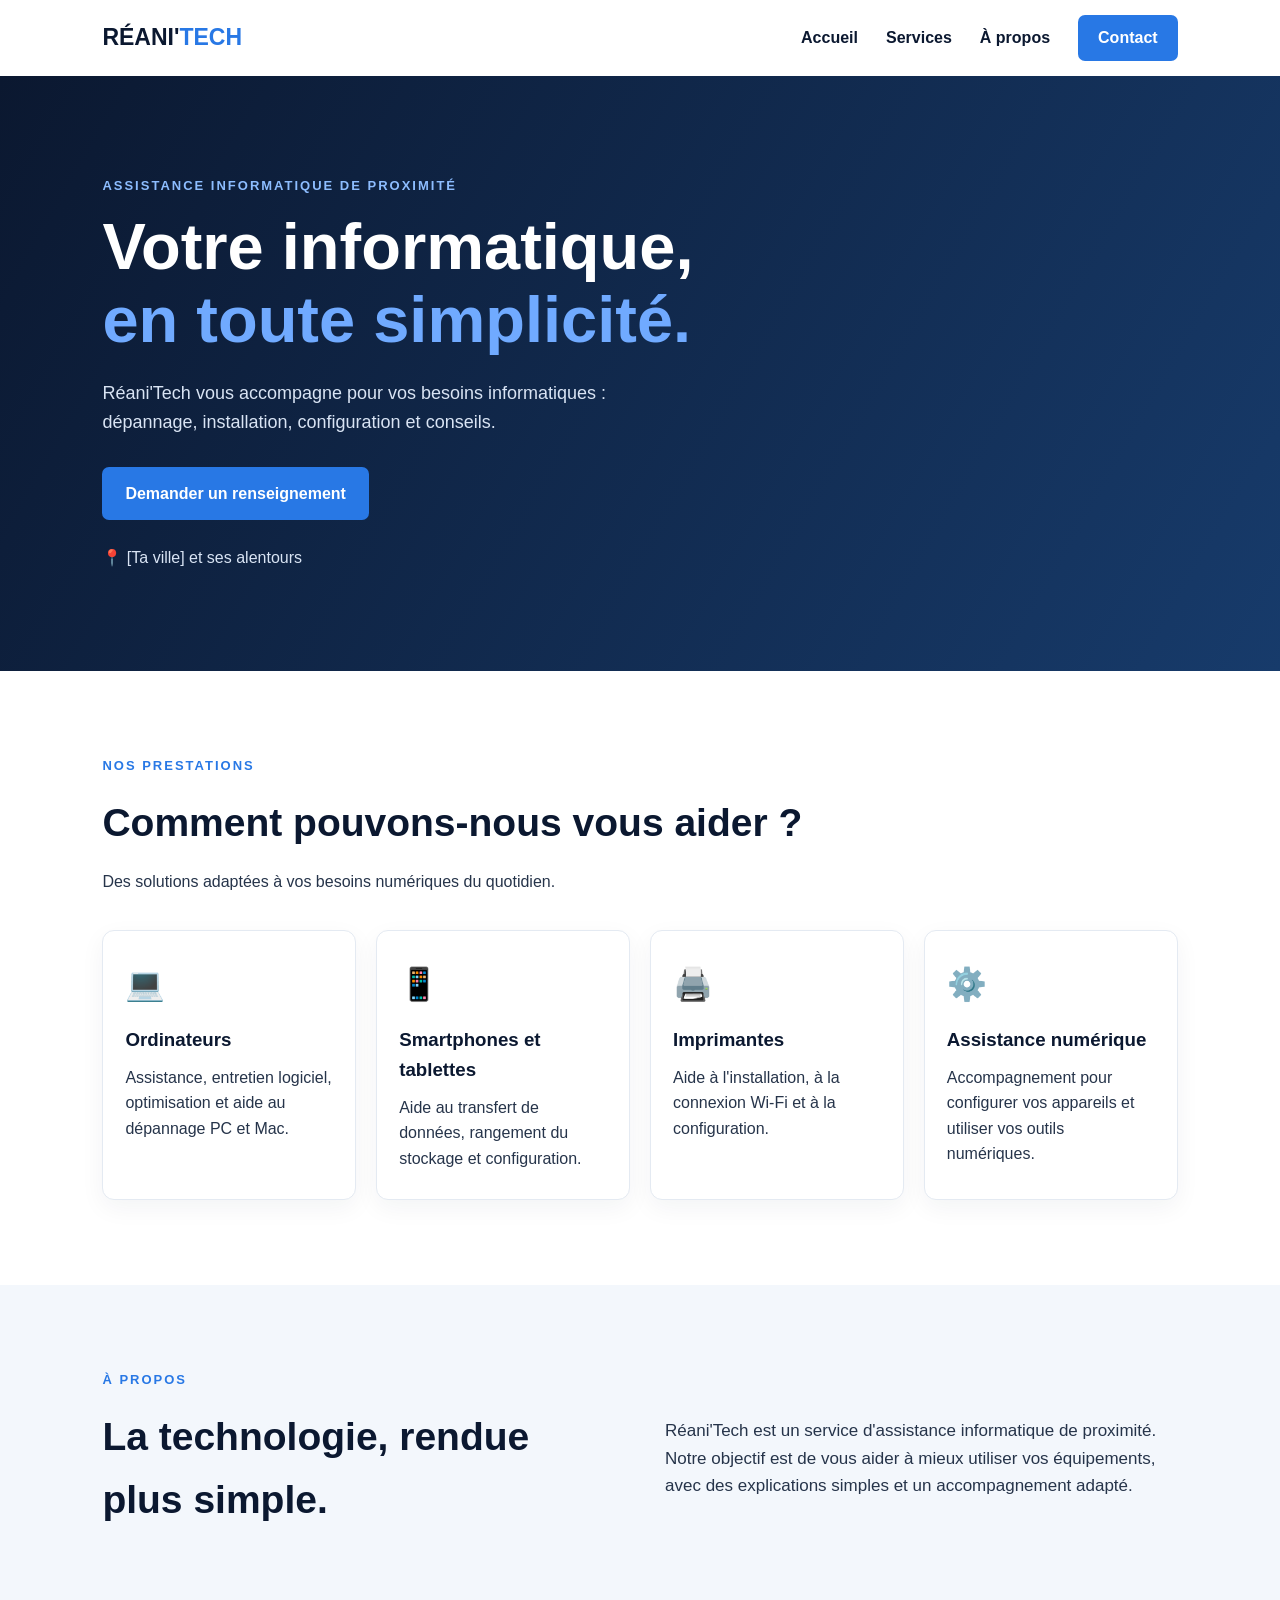
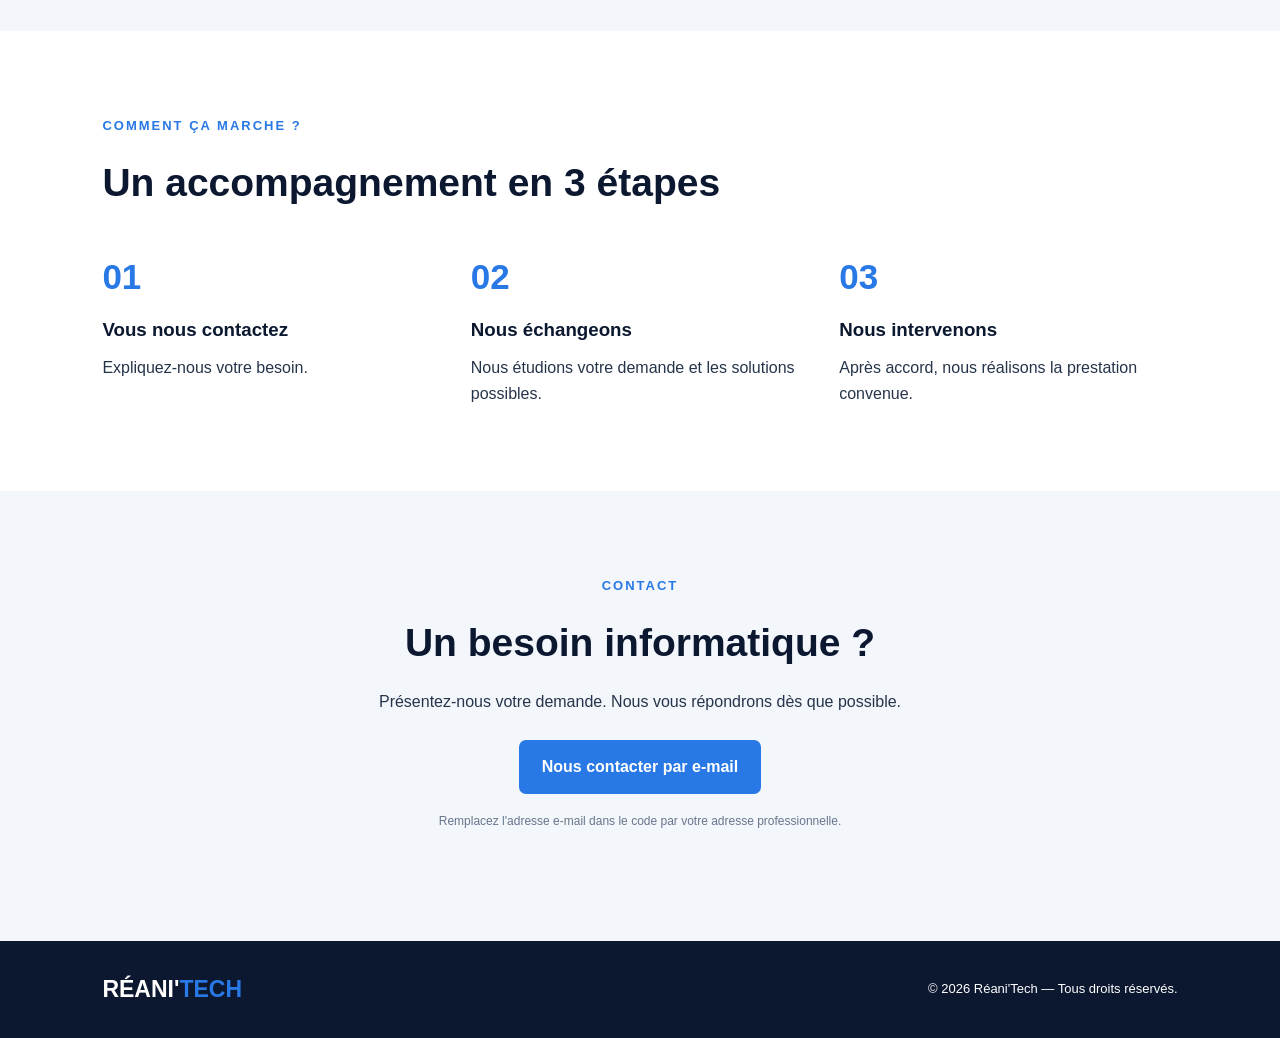
<file: index.html>
<!DOCTYPE html>
<html lang="fr">
<head>
  <meta charset="UTF-8">
  <meta name="viewport" content="width=device-width, initial-scale=1.0">
  <meta name="description" content="Réani'Tech : aide, dépannage et assistance informatique à [Ta ville] et ses alentours.">
  <title>Réani'Tech | Assistance informatique</title>
  <link rel="stylesheet" href="style.css">
</head>
<body>

  <header class="header">
    <a href="#accueil" class="logo">RÉANI'<span>TECH</span></a>

    <button class="menu-toggle" id="menu-toggle" aria-label="Ouvrir le menu">
      ☰
    </button>

    <nav id="nav">
      <a href="#accueil">Accueil</a>
      <a href="#services">Services</a>
      <a href="#apropos">À propos</a>
      <a href="#contact" class="nav-button">Contact</a>
    </nav>
  </header>

  <main>
    <section class="hero" id="accueil">
      <div class="hero-content">
        <p class="eyebrow">ASSISTANCE INFORMATIQUE DE PROXIMITÉ</p>
        <h1>Votre informatique,<br><span>en toute simplicité.</span></h1>
        <p class="hero-text">
          Réani'Tech vous accompagne pour vos besoins informatiques :
          dépannage, installation, configuration et conseils.
        </p>
        <a href="#contact" class="button">Demander un renseignement</a>
        <p class="location">📍 [Ta ville] et ses alentours</p>
      </div>
    </section>

    <section class="section" id="services">
      <p class="eyebrow">NOS PRESTATIONS</p>
      <h2>Comment pouvons-nous vous aider ?</h2>
      <p class="section-intro">
        Des solutions adaptées à vos besoins numériques du quotidien.
      </p>

      <div class="services-grid">
        <article class="service-card">
          <div class="service-icon">💻</div>
          <h3>Ordinateurs</h3>
          <p>Assistance, entretien logiciel, optimisation et aide au dépannage PC et Mac.</p>
        </article>

        <article class="service-card">
          <div class="service-icon">📱</div>
          <h3>Smartphones et tablettes</h3>
          <p>Aide au transfert de données, rangement du stockage et configuration.</p>
        </article>

        <article class="service-card">
          <div class="service-icon">🖨️</div>
          <h3>Imprimantes</h3>
          <p>Aide à l'installation, à la connexion Wi-Fi et à la configuration.</p>
        </article>

        <article class="service-card">
          <div class="service-icon">⚙️</div>
          <h3>Assistance numérique</h3>
          <p>Accompagnement pour configurer vos appareils et utiliser vos outils numériques.</p>
        </article>
      </div>
    </section>

    <section class="about section" id="apropos">
      <div>
        <p class="eyebrow">À PROPOS</p>
        <h2>La technologie, rendue plus simple.</h2>
      </div>
      <p>
        Réani'Tech est un service d'assistance informatique de proximité.
        Notre objectif est de vous aider à mieux utiliser vos équipements,
        avec des explications simples et un accompagnement adapté.
      </p>
    </section>

    <section class="steps section">
      <p class="eyebrow">COMMENT ÇA MARCHE ?</p>
      <h2>Un accompagnement en 3 étapes</h2>
      <div class="steps-grid">
        <div><strong>01</strong><h3>Vous nous contactez</h3><p>Expliquez-nous votre besoin.</p></div>
        <div><strong>02</strong><h3>Nous échangeons</h3><p>Nous étudions votre demande et les solutions possibles.</p></div>
        <div><strong>03</strong><h3>Nous intervenons</h3><p>Après accord, nous réalisons la prestation convenue.</p></div>
      </div>
    </section>

    <section class="contact section" id="contact">
      <p class="eyebrow">CONTACT</p>
      <h2>Un besoin informatique ?</h2>
      <p>Présentez-nous votre demande. Nous vous répondrons dès que possible.</p>
      <a class="button" href="mailto:TON-EMAIL@EXEMPLE.FR?subject=Demande%20de%20renseignement%20-%20Réani'Tech">
        Nous contacter par e-mail
      </a>
      <p class="contact-note">Remplacez l'adresse e-mail dans le code par votre adresse professionnelle.</p>
    </section>
  </main>

  <footer>
    <a href="#accueil" class="logo">RÉANI'<span>TECH</span></a>
    <p>© <span id="year"></span> Réani'Tech — Tous droits réservés.</p>
  </footer>

  <script src="script.js"></script>
</body>
</html>
</file>
<file: style.css>
:root {
  --navy: #0b1830;
  --blue: #2878e5;
  --light: #f3f7fc;
  --text: #26344a;
  --white: #ffffff;
}

* {
  margin: 0;
  padding: 0;
  box-sizing: border-box;
}

html {
  scroll-behavior: smooth;
}

body {
  font-family: Arial, sans-serif;
  color: var(--text);
  line-height: 1.6;
}

.header {
  min-height: 75px;
  padding: 15px 8%;
  display: flex;
  align-items: center;
  justify-content: space-between;
  background: var(--white);
}

.logo {
  color: var(--navy);
  font-size: 23px;
  font-weight: 800;
  text-decoration: none;
}

.logo span {
  color: var(--blue);
}

nav {
  display: flex;
  align-items: center;
  gap: 28px;
}

nav a {
  color: var(--navy);
  text-decoration: none;
  font-weight: 600;
}

nav a:hover {
  color: var(--blue);
}

.nav-button {
  background: var(--blue);
  color: white;
  padding: 10px 20px;
  border-radius: 7px;
}

.menu-toggle {
  display: none;
  border: 0;
  background: none;
  font-size: 26px;
  cursor: pointer;
}

.hero {
  min-height: 570px;
  padding: 100px 8%;
  display: flex;
  align-items: center;
  color: white;
  background: linear-gradient(120deg, #0b1830, #173b6b);
}

.hero-content {
  max-width: 700px;
}

.eyebrow {
  color: var(--blue);
  font-weight: bold;
  font-size: 13px;
  letter-spacing: 2px;
  margin-bottom: 15px;
}

.hero .eyebrow {
  color: #8dbdff;
}

h1 {
  font-size: clamp(38px, 6vw, 65px);
  line-height: 1.12;
  margin-bottom: 22px;
}

h1 span {
  color: #70aaff;
}

.hero-text {
  max-width: 580px;
  font-size: 18px;
  color: #d9e4f4;
  margin-bottom: 30px;
}

.button {
  display: inline-block;
  padding: 14px 23px;
  background: var(--blue);
  color: white;
  text-decoration: none;
  font-weight: bold;
  border-radius: 7px;
  transition: 0.2s;
}

.button:hover {
  background: #155fbd;
  transform: translateY(-2px);
}

.location {
  margin-top: 25px;
  color: #d9e4f4;
}

.section {
  padding: 85px 8%;
}

.section h2 {
  color: var(--navy);
  font-size: clamp(28px, 4vw, 39px);
  margin-bottom: 15px;
}

.section-intro {
  margin-bottom: 35px;
}

.services-grid {
  display: grid;
  grid-template-columns: repeat(4, 1fr);
  gap: 20px;
  margin-top: 35px;
}

.service-card {
  padding: 28px 22px;
  border: 1px solid #e4eaf2;
  border-radius: 12px;
  background: white;
  box-shadow: 0 8px 25px rgba(15, 35, 65, 0.05);
}

.service-icon {
  font-size: 32px;
  margin-bottom: 15px;
}

.service-card h3,
.steps-grid h3 {
  color: var(--navy);
  margin-bottom: 10px;
}

.about {
  background: var(--light);
  display: grid;
  grid-template-columns: 1fr 1fr;
  gap: 50px;
  align-items: center;
}

.about p:last-child {
  font-size: 17px;
}

.steps-grid {
  display: grid;
  grid-template-columns: repeat(3, 1fr);
  gap: 30px;
  margin-top: 35px;
}

.steps-grid strong {
  display: block;
  color: var(--blue);
  font-size: 35px;
  margin-bottom: 10px;
}

.contact {
  text-align: center;
  background: var(--light);
}

.contact > p:not(.eyebrow) {
  margin-bottom: 25px;
}

.contact-note {
  font-size: 12px;
  color: #68758a;
  margin-top: 18px;
}

footer {
  padding: 30px 8%;
  background: var(--navy);
  color: white;
  display: flex;
  align-items: center;
  justify-content: space-between;
  gap: 15px;
}

footer .logo {
  color: white;
}

footer p {
  font-size: 13px;
}

@media (max-width: 850px) {
  .services-grid {
    grid-template-columns: repeat(2, 1fr);
  }

  .about {
    grid-template-columns: 1fr;
    gap: 20px;
  }
}

@media (max-width: 600px) {
  .header {
    position: relative;
  }

  .menu-toggle {
    display: block;
  }

  nav {
    display: none;
    position: absolute;
    top: 75px;
    left: 0;
    right: 0;
    padding: 20px;
    background: white;
    flex-direction: column;
    align-items: stretch;
    z-index: 10;
  }

  nav.open {
    display: flex;
  }

  .hero {
    min-height: 500px;
    padding: 75px 7%;
  }

  .section {
    padding: 65px 7%;
  }

  .services-grid,
  .steps-grid {
    grid-template-columns: 1fr;
  }

  footer {
    flex-direction: column;
    text-align: center;
  }
}
</file>
